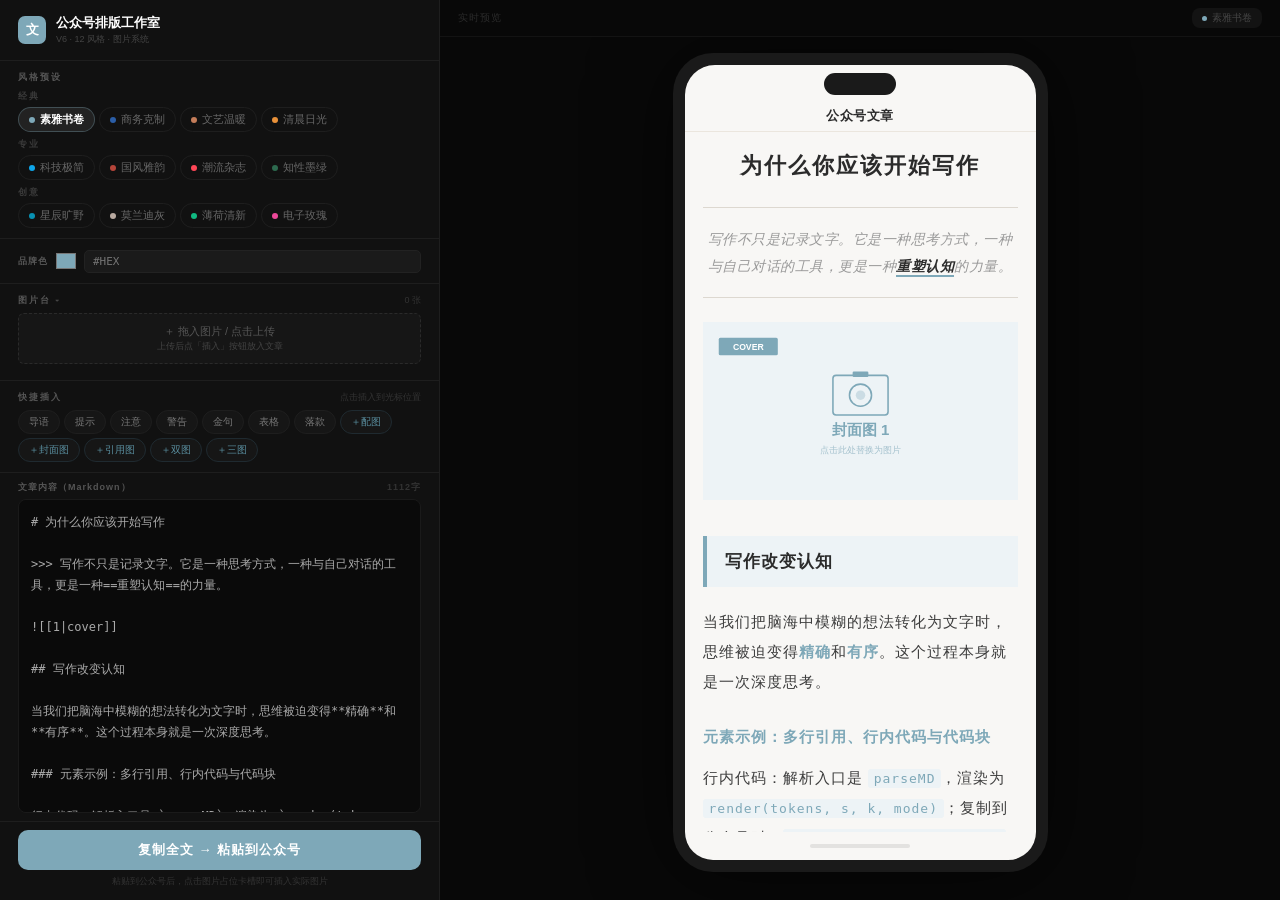
<file: studio/index.html>
<!DOCTYPE html>
<html lang="zh-CN">
<head>
<meta charset="UTF-8">
<meta name="viewport" content="width=device-width, initial-scale=1.0">
<title>公众号排版工作室 V6</title>
<style>
*{margin:0;padding:0;box-sizing:border-box}
body{font-family:-apple-system,'Noto Sans SC','PingFang SC',sans-serif;background:#0b0b0b;color:#e0e0e0;height:100vh;overflow:hidden;display:flex}
#left{width:440px;min-width:400px;display:flex;flex-direction:column;border-right:1px solid #1e1e1e;background:#111;overflow:hidden}
#right{flex:1;display:flex;flex-direction:column;align-items:center;overflow:hidden;background:#080808}
.hdr{padding:14px 18px;border-bottom:1px solid #1e1e1e;flex-shrink:0;display:flex;align-items:center;gap:10px}
.logo{width:28px;height:28px;border-radius:7px;display:flex;align-items:center;justify-content:center;font-size:13px;color:#fff;font-weight:900}
.sec{padding:10px 18px;border-bottom:1px solid #1e1e1e;flex-shrink:0}
.sec-label{font-size:9px;color:#555;margin-bottom:6px;font-weight:700;letter-spacing:2px;display:flex;justify-content:space-between;align-items:center}
.sec-label .hint{color:#333;font-weight:400;letter-spacing:0;font-size:9px}

/* 风格按钮 */
.grp{margin-bottom:6px}
.grp:last-child{margin-bottom:0}
.grp-title{font-size:9px;color:#3a3a3a;margin-bottom:4px;font-weight:700;letter-spacing:1.5px}
.grp-row{display:flex;flex-wrap:wrap;gap:4px}
.sbtn{background:transparent;border:1px solid #1e1e1e;border-radius:14px;padding:4px 10px;cursor:pointer;display:flex;align-items:center;gap:5px;transition:all .15s}
.sbtn.act{background:#222}
.sbtn .dot{width:6px;height:6px;border-radius:50%}
.sbtn span{font-size:11px;color:#666;font-weight:400}
.sbtn.act span{color:#fff;font-weight:600}

/* 品牌色 */
.color-row{display:flex;align-items:center;gap:6px}
.color-row label{font-size:9px;color:#555;font-weight:700;letter-spacing:1px;flex-shrink:0}
.color-row input[type=color]{width:24px;height:24px;border:none;border-radius:4px;cursor:pointer;background:transparent;padding:0}
.color-row input[type=text]{flex:1;background:#1a1a1a;border:1px solid #222;border-radius:5px;padding:4px 8px;color:#888;font-size:11px;outline:none;font-family:monospace}
.color-row button{background:#1e1e1e;border:none;border-radius:4px;padding:3px 7px;color:#666;font-size:9px;cursor:pointer}

/* 图片台 */
#img-bay{max-height:200px;overflow-y:auto}
#img-bay::-webkit-scrollbar{width:4px}
#img-bay::-webkit-scrollbar-thumb{background:#222;border-radius:2px}
.img-add{width:100%;background:#161616;border:1px dashed #2a2a2a;border-radius:6px;padding:10px;cursor:pointer;color:#555;font-size:11px;text-align:center;transition:all .15s}
.img-add:hover{border-color:#3a3a3a;color:#777;background:#1a1a1a}
.img-add.dragover{border-color:#4a90e2;color:#4a90e2;background:#1a2230}
.img-list{margin-top:6px;display:flex;flex-direction:column;gap:4px}
.img-item{display:flex;align-items:center;gap:8px;background:#161616;border:1px solid #1e1e1e;border-radius:6px;padding:6px 8px;font-size:11px}
.img-thumb{width:32px;height:32px;border-radius:4px;object-fit:cover;flex-shrink:0;background:#222}
.img-meta{flex:1;min-width:0}
.img-num{color:#888;font-weight:700;font-family:monospace}
.img-name{color:#666;font-size:10px;white-space:nowrap;overflow:hidden;text-overflow:ellipsis;max-width:140px}
.img-role{background:#1a1a1a;border:1px solid #2a2a2a;border-radius:3px;color:#888;font-size:10px;padding:2px 5px;outline:none;cursor:pointer}
.img-cap{width:100%;background:#0e0e0e;border:1px solid #1e1e1e;border-radius:3px;color:#777;font-size:10px;padding:3px 6px;outline:none;margin-top:3px;font-family:inherit}
.img-del{background:transparent;border:none;color:#444;cursor:pointer;font-size:14px;padding:2px 4px}
.img-del:hover{color:#888}

/* 插入按钮 */
.insert-row{display:flex;flex-wrap:wrap;gap:4px}
.ins-btn{background:#161616;border:1px solid #1e1e1e;border-radius:12px;padding:4px 10px;cursor:pointer;color:#777;font-size:10px;transition:all .15s}
.ins-btn:hover{background:#1e1e1e;color:#aaa;border-color:#2a2a2a}
.ins-btn.ins-img{color:#5a8fa0;border-color:#1f2a30}
.ins-btn.ins-img:hover{color:#7eb6c8;border-color:#2a3a45;background:#16222a}
.img-insert{background:#1a3a45;border:1px solid #2a4a5a;border-radius:4px;color:#7eb6c8;font-size:10px;padding:3px 8px;cursor:pointer;margin-right:4px;font-weight:600}
.img-insert:hover{background:#234a5a;color:#9bc8da}

/* 编辑器 */
#editor-wrap{flex:1;display:flex;flex-direction:column;padding:8px 18px;min-height:0}
.ed-label{font-size:9px;color:#555;margin-bottom:5px;font-weight:700;letter-spacing:1px;display:flex;justify-content:space-between}
#editor{flex:1;background:#0a0a0a;border:1px solid #1a1a1a;border-radius:8px;padding:12px;color:#aaa;font-size:12px;line-height:1.75;resize:none;outline:none;font-family:'SF Mono','Fira Code',monospace;min-height:120px}

/* 复制 */
#copy-wrap{padding:8px 18px 12px;border-top:1px solid #1e1e1e;flex-shrink:0}
#copy-btn{width:100%;padding:11px;border:none;border-radius:10px;color:#fff;font-size:13px;font-weight:700;cursor:pointer;transition:all .3s;letter-spacing:1px}
#copy-hint{font-size:9px;color:#333;text-align:center;margin:5px 0 0;line-height:1.5}

/* 右侧预览 */
.prev-bar{width:100%;padding:8px 18px;border-bottom:1px solid #131313;display:flex;justify-content:space-between;align-items:center;flex-shrink:0}
.prev-bar .pl{font-size:10px;color:#2a2a2a;letter-spacing:1px}
.style-tag{font-size:10px;color:#444;background:#131313;padding:3px 10px;border-radius:8px}
.style-tag .tdot{display:inline-block;width:5px;height:5px;border-radius:50%;margin-right:5px;vertical-align:middle}
#phone-wrap{flex:1;display:flex;justify-content:center;align-items:flex-start;padding:16px;overflow:auto;width:100%}
#phone{width:375px;background:#1a1a1a;border-radius:40px;padding:12px;box-shadow:0 4px 80px rgba(0,0,0,.6);flex-shrink:0}
.phone-top{border-radius:30px 30px 0 0;overflow:hidden}
.notch{display:flex;justify-content:center;padding:8px 0 6px}
.notch-bar{width:72px;height:22px;background:#1a1a1a;border-radius:11px}
.wx-bar{padding:6px 0;text-align:center;font-size:13px;font-weight:600;letter-spacing:.5px}
#article{padding:16px 18px 36px;min-height:480px;overflow-y:auto;max-height:calc(100vh - 200px)}
#article::-webkit-scrollbar{width:4px}
#article::-webkit-scrollbar-thumb{background:#0003;border-radius:2px}
.phone-bot{border-radius:0 0 30px 30px;padding:12px 0;text-align:center}
.home-bar{width:100px;height:4px;opacity:.1;border-radius:2px;margin:0 auto}

/* 折叠区域 */
.collapsible{cursor:pointer;user-select:none;display:inline-flex;align-items:center;gap:4px}
.collapsible::after{content:"▾";color:#444;font-size:8px;transition:transform .2s;display:inline-block}
.collapsible.collapsed::after{transform:rotate(-90deg)}
</style>
</head>
<body>

<div id="left">
  <div class="hdr">
    <div class="logo" id="logo-icon">文</div>
    <div>
      <div style="font-size:13px;font-weight:700;color:#fff">公众号排版工作室</div>
      <div style="font-size:9px;color:#444;margin-top:1px">V6 · 12 风格 · 图片系统</div>
    </div>
  </div>

  <div class="sec">
    <div class="sec-label">风格预设</div>
    <div id="style-panel"></div>
  </div>

  <div class="sec">
    <div class="color-row">
      <label>品牌色</label>
      <input type="color" id="bc-picker" value="#7ea8b8">
      <input type="text" id="bc-text" placeholder="#HEX">
      <button id="bc-reset" style="display:none">×</button>
    </div>
  </div>

  <div class="sec">
    <div class="sec-label">
      <span class="collapsible" id="img-toggle">图片台</span>
      <span class="hint" id="img-count">0 张</span>
    </div>
    <div class="col-content">
      <div class="img-add" id="img-add">＋ 拖入图片 / 点击上传<br><span style="font-size:9px;color:#444">上传后点「插入」按钮放入文章</span></div>
      <input type="file" id="img-input" accept="image/*" multiple style="display:none">
      <div class="img-list" id="img-list"></div>
    </div>
  </div>

  <div class="sec">
    <div class="sec-label">
      <span>快捷插入</span>
      <span class="hint">点击插入到光标位置</span>
    </div>
    <div class="insert-row">
      <button class="ins-btn" data-ins="lead">导语</button>
      <button class="ins-btn" data-ins="tip">提示</button>
      <button class="ins-btn" data-ins="note">注意</button>
      <button class="ins-btn" data-ins="warn">警告</button>
      <button class="ins-btn" data-ins="pull">金句</button>
      <button class="ins-btn" data-ins="table">表格</button>
      <button class="ins-btn" data-ins="sign">落款</button>
      <button class="ins-btn ins-img" data-ins="fig">＋配图</button>
      <button class="ins-btn ins-img" data-ins="cover">＋封面图</button>
      <button class="ins-btn ins-img" data-ins="quote">＋引用图</button>
      <button class="ins-btn ins-img" data-ins="duo">＋双图</button>
      <button class="ins-btn ins-img" data-ins="trio">＋三图</button>
    </div>
  </div>

  <div id="editor-wrap">
    <div class="ed-label"><span>文章内容（Markdown）</span><span id="char-count" style="color:#333"></span></div>
    <textarea id="editor" placeholder="粘贴文章内容..."></textarea>
  </div>

  <div id="copy-wrap">
    <button id="copy-btn">复制全文 → 粘贴到公众号</button>
    <p id="copy-hint">粘贴到公众号后，点击图片占位卡槽即可插入实际图片</p>
  </div>
</div>

<div id="right">
  <div class="prev-bar"><span class="pl">实时预览</span><span class="style-tag" id="style-tag"></span></div>
  <div id="phone-wrap">
    <div id="phone">
      <div class="phone-top" id="phone-top">
        <div class="notch"><div class="notch-bar"></div></div>
        <div class="wx-bar" id="wx-bar">公众号文章</div>
      </div>
      <div id="article"></div>
      <div class="phone-bot" id="phone-bot"><div class="home-bar" id="home-bar"></div></div>
    </div>
  </div>
</div>

<script>
// ═══════════════════════════════════════════════
// 风格定义 — V6 增加 imgBorder（图片框） / imgCap（图注） / codeStyle
// ═══════════════════════════════════════════════
const S={
  elegant:{name:"素雅书卷",dot:"#7ea8b8",bg:"#f8f7f5",text:"#3d3d3d",hd:"#2b2b2b",ac:"#7ea8b8",al:"#edf3f6",mu:"#999",dv:"#ddd8d0",code:"light"},
  business:{name:"商务克制",dot:"#2b5ea7",bg:"#fff",text:"#333",hd:"#1a1a1a",ac:"#2b5ea7",al:"#eef3fa",mu:"#888",dv:"#e5e5e5",code:"light"},
  warm:{name:"文艺温暖",dot:"#c47d5a",bg:"#faf6f1",text:"#4a4a4a",hd:"#3a3a3a",ac:"#c47d5a",al:"#f5ece4",mu:"#a09080",dv:"#e5ddd3",code:"light"},
  sunrise:{name:"清晨日光",dot:"#e8913a",bg:"#fffcf7",text:"#42392e",hd:"#2c2318",ac:"#e8913a",al:"#fff4e6",mu:"#a08c70",dv:"#efe5d6",code:"light"},
  tech:{name:"科技极简",dot:"#0ea5e9",bg:"#fff",text:"#1a1a1a",hd:"#000",ac:"#0ea5e9",al:"#f0f9ff",mu:"#6b7280",dv:"#e5e7eb",code:"dark"},
  chinese:{name:"国风雅韵",dot:"#b5453a",bg:"#f9f5ef",text:"#4a3f35",hd:"#2d2419",ac:"#b5453a",al:"#f0e9df",mu:"#9a8e7f",dv:"#d9cfc2",sub:"#8b7355",code:"light"},
  magazine:{name:"潮流杂志",dot:"#ff4757",bg:"#fff",text:"#1a1a1a",hd:"#000",ac:"#ff4757",al:"#fff5f5",mu:"#777",dv:"#eee",sub:"#ffc312",code:"light"},
  forest:{name:"知性墨绿",dot:"#2d6a4f",bg:"#f7faf8",text:"#3a3a3a",hd:"#1b3a2a",ac:"#2d6a4f",al:"#eaf5ee",mu:"#7a9485",dv:"#d4e4da",code:"light"},
  aurora:{name:"星辰旷野",dot:"#0891b2",bg:"#f0f4f8",text:"#334155",hd:"#0f172a",ac:"#0891b2",al:"#e0f7fa",mu:"#64748b",dv:"#cbd5e1",sub:"#7c3aed",code:"dark"},
  morandi:{name:"莫兰迪灰",dot:"#b8a9a0",bg:"#f4f0ec",text:"#6b6560",hd:"#4a4540",ac:"#b8a9a0",al:"#ece6e0",mu:"#a09890",dv:"#ddd5cc",code:"light"},
  mint:{name:"薄荷清新",dot:"#10b981",bg:"#f7fdfb",text:"#334155",hd:"#0f172a",ac:"#10b981",al:"#ecfdf5",mu:"#64748b",dv:"#d1fae5",code:"light"},
  neon:{name:"电子玫瑰",dot:"#ec4899",bg:"#fdf2f8",text:"#3b2040",hd:"#1e1030",ac:"#ec4899",al:"#fce7f3",mu:"#9a7bab",dv:"#f3d0e8",sub:"#8b5cf6",code:"dark"},
};

const groups=[
  {label:"经典",keys:["elegant","business","warm","sunrise"]},
  {label:"专业",keys:["tech","chinese","magazine","forest"]},
  {label:"创意",keys:["aurora","morandi","mint","neon"]}
];

// 全局状态
let curKey="elegant", brandColor="";
let images=[]; // {id, name, dataUrl, role, caption}
let imgIdCounter=1;

// ═══════════════════════════════════════════════
// Markdown 解析器 — 扩展支持新元素
// ═══════════════════════════════════════════════
function parseMD(text){
  const lines=text.split("\n");
  const tokens=[];
  let i=0;
  while(i<lines.length){
    const l=lines[i];
    if(!l.trim()){i++;continue;}

    // 代码块
    if(l.trim().startsWith("```")){
      const lang=l.trim().slice(3).trim();
      const c=[];i++;
      while(i<lines.length&&!lines[i].trim().startsWith("```")){c.push(lines[i]);i++;}
      tokens.push({t:"code",c:c.join("\n"),lang});i++;continue;
    }

    // 提示框 !!! type 标题
    const callMatch=l.match(/^!!!\s+(tip|note|warn|info)(?:\s+(.+))?/);
    if(callMatch){
      const type=callMatch[1];
      const title=callMatch[2]||"";
      const c=[];i++;
      while(i<lines.length&&!lines[i].trim().startsWith("!!!")){c.push(lines[i]);i++;}
      tokens.push({t:"callout",ctype:type,title,c:c.join("\n").trim()});
      if(i<lines.length)i++;
      continue;
    }

    // 落款 --- 开头但内容里有 "作者" 或 "公众号"
    if(/^---\s*作者[:：]/.test(l)||/^---\s*signature/i.test(l)){
      tokens.push({t:"sign",c:l.replace(/^---\s*/,"").trim()});
      i++;continue;
    }

    // 普通分隔线
    if(/^(-{3,}|\*{3,}|_{3,})$/.test(l.trim())){tokens.push({t:"hr"});i++;continue;}

    // 导语 >>> 内容
    if(l.trim().startsWith(">>> ")){
      const q=[];
      while(i<lines.length&&lines[i].trim().startsWith(">>> ")){
        q.push(lines[i].trim().slice(4));i++;
      }
      tokens.push({t:"lead",c:q.join(" ")});continue;
    }

    // 标题
    const h=l.match(/^(#{1,3})\s+(.+)/);
    if(h){tokens.push({t:"h"+h[1].length,c:h[2].trim()});i++;continue;}

    // 引用：支持 > / >  / 多段（空行写为单独一行 >），与 CommonMark 块引用一致
    if(/^\s*>/.test(l)){
      const q=[];
      while(i<lines.length){
        const m=lines[i].match(/^\s*>\s?(.*)$/);
        if(!m)break;
        q.push(m[1]);
        i++;
      }
      tokens.push({t:"bq",c:q.join("\n")});continue;
    }

    // 金句 ‖ 内容 ‖
    const pullMatch=l.match(/^‖\s*(.+?)\s*‖$/);
    if(pullMatch){tokens.push({t:"pull",c:pullMatch[1]});i++;continue;}

    // 表格
    if(l.includes("|")&&i+1<lines.length&&/^[\s|:-]+$/.test(lines[i+1])){
      const headers=l.split("|").map(s=>s.trim()).filter(Boolean);
      i+=2;
      const rows=[];
      while(i<lines.length&&lines[i].includes("|")){
        rows.push(lines[i].split("|").map(s=>s.trim()).filter(Boolean));
        i++;
      }
      tokens.push({t:"table",headers,rows});continue;
    }

    // 图片占位 ![[1]] 或 ![[1|cover]] 或 ![[1,2|duo]]
    const imgPlace=l.trim().match(/^!\[\[([0-9,\s]+)(?:\|(\w+))?\]\]$/);
    if(imgPlace){
      const ids=imgPlace[1].split(",").map(s=>parseInt(s.trim())).filter(n=>!isNaN(n));
      let role=imgPlace[2]||"fig";
      if(!imgPlace[2]){
        if(ids.length===2)role="duo";
        else if(ids.length===3)role="trio";
      }
      tokens.push({t:"img",ids,role});i++;continue;
    }

    // 标准 Markdown 图片 ![alt](url "caption")
    const stdImg=l.trim().match(/^!\[([^\]]*)\]\(([^)\s]+)(?:\s+"([^"]*)")?\)$/);
    if(stdImg){
      tokens.push({t:"imgUrl",alt:stdImg[1],url:stdImg[2],cap:stdImg[3]||""});i++;continue;
    }

    // 列表
    if(/^\s*[-*+]\s+/.test(l)){
      const a=[];
      while(i<lines.length&&/^\s*[-*+]\s+/.test(lines[i])){a.push(lines[i].replace(/^\s*[-*+]\s+/,""));i++;}
      tokens.push({t:"ul",items:a});continue;
    }
    if(/^\s*\d+\.\s+/.test(l)){
      const a=[];
      while(i<lines.length&&/^\s*\d+\.\s+/.test(lines[i])){a.push(lines[i].replace(/^\s*\d+\.\s+/,""));i++;}
      tokens.push({t:"ol",items:a});continue;
    }

    // 段落
    const p=[];
    while(i<lines.length&&lines[i].trim()!==""&&
          !lines[i].trim().startsWith("#")&&
          !/^\s*>/.test(lines[i])&&
          !lines[i].trim().startsWith(">>>")&&
          !lines[i].trim().startsWith("```")&&
          !lines[i].trim().startsWith("!!!")&&
          !lines[i].trim().startsWith("---")&&
          !/^(-{3,}|\*{3,}|_{3,})$/.test(lines[i].trim())&&
          !/^\s*[-*+]\s+/.test(lines[i])&&
          !/^\s*\d+\.\s+/.test(lines[i])&&
          !/^!\[/.test(lines[i].trim())&&
          !/^‖/.test(lines[i].trim())){
      p.push(lines[i]);i++;
    }
    if(p.length)tokens.push({t:"p",c:p.join(" ")});
  }
  return tokens;
}

// 由 render() 在每次渲染前设置：preview=可点链接，export=复制到公众号时改为「文案 url」纯文本
let inlLinkMode = 'preview';
function inl(t,s){
  let h=t;
  h=h.replace(/\*\*(.+?)\*\*/g,'<strong style="color:'+s.ac+';font-weight:700">$1</strong>');
  h=h.replace(/(?<!\*)\*([^*]+?)\*(?!\*)/g,'<em style="font-style:italic">$1</em>');
  h=h.replace(/==(.+?)==/g,function(_,m){return '<span style="border-bottom:2px solid '+s.ac+';font-weight:600;color:'+s.hd+';padding-bottom:1px">'+m+'</span>';});
  h=h.replace(/`(.+?)`/g,'<code style="background:'+s.al+';color:'+s.ac+';padding:2px 6px;border-radius:3px;font-size:13px">$1</code>');
  if(inlLinkMode==='export'){
    h=h.replace(/\[(.+?)\]\((.+?)\)/g,function(_,text,url){return text+' '+url;});
  }else{
    h=h.replace(/\[(.+?)\]\((.+?)\)/g,'<a style="color:'+s.ac+';text-decoration:none;border-bottom:1px solid '+s.ac+'">$1</a>');
  }
  return h;
}

// ═══════════════════════════════════════════════
// H2 标题 (沿用 V5)
// ═══════════════════════════════════════════════
const H2={
  elegant:(c,s)=>'<section style="margin:36px 0 20px;background:'+s.al+';border-left:4px solid '+s.ac+';padding:12px 18px"><h2 style="font-size:17px;font-weight:700;color:'+s.hd+';margin:0;line-height:1.6;letter-spacing:1px">'+inl(c,s)+'</h2></section>',
  business:(c,s)=>'<section style="margin:36px 0 20px;border-bottom:1px solid '+s.dv+';padding-bottom:12px"><section style="border-left:3px solid '+s.ac+';padding-left:4px"><section style="border-left:3px solid '+s.ac+'44;padding-left:12px"><h2 style="font-size:17px;font-weight:700;color:'+s.hd+';margin:0;line-height:1.6">'+inl(c,s)+'</h2></section></section></section>',
  warm:(c,s)=>'<section style="margin:40px 0 20px;text-align:center"><section style="border-top:1px solid '+s.ac+'88;padding-top:16px"><h2 style="font-size:17px;font-weight:700;color:'+s.ac+';margin:0;line-height:1.6;letter-spacing:3px">'+inl(c,s)+'</h2></section><section style="border-bottom:1px solid '+s.ac+'88;margin-top:16px"></section></section>',
  sunrise:(c,s)=>'<section style="margin:36px 0 20px;background:'+s.al+';border-left:5px solid '+s.ac+';padding:12px 18px"><h2 style="font-size:17px;font-weight:700;color:'+s.hd+';margin:0;line-height:1.6;letter-spacing:1px">'+inl(c,s)+'</h2></section>',
  tech:(c,s)=>'<section style="margin:36px 0 20px;padding-bottom:10px;border-bottom:2px solid '+s.ac+'"><h2 style="font-size:17px;font-weight:700;color:'+s.hd+';margin:0;line-height:1.6">'+inl(c,s)+'</h2></section>',
  chinese:(c,s)=>{const dc=s.sub||"#8b7355";return '<section style="margin:40px 0 20px;text-align:center"><p style="font-size:11px;color:'+dc+';letter-spacing:10px;margin:0 0 8px">━━━━</p><h2 style="font-size:17px;font-weight:700;color:'+s.hd+';margin:0;line-height:1.6;letter-spacing:4px">'+inl(c,s)+'</h2><p style="font-size:11px;color:'+dc+';letter-spacing:10px;margin:8px 0 0">━━━━</p></section>';},
  magazine:(c,s)=>'<section style="margin:36px 0 20px"><h2 style="font-size:20px;font-weight:900;color:'+s.hd+';margin:0 0 8px;line-height:1.4;letter-spacing:1px">'+inl(c,s)+'</h2><section style="width:40px;border-top:4px solid '+s.ac+'"></section></section>',
  forest:(c,s)=>'<section style="margin:36px 0 20px;background:'+s.al+';border-left:5px solid '+s.ac+';padding:12px 18px"><h2 style="font-size:17px;font-weight:700;color:'+s.hd+';margin:0;line-height:1.6;letter-spacing:1px">'+inl(c,s)+'</h2></section>',
  aurora:(c,s)=>'<section style="margin:36px 0 20px"><h2 style="font-size:17px;font-weight:700;color:'+s.hd+';margin:0 0 10px;line-height:1.6;letter-spacing:1px">'+inl(c,s)+'</h2><section style="display:flex"><section style="height:3px;background:'+s.ac+';flex:3"></section><section style="height:3px;background:'+(s.sub||"#7c3aed")+';flex:2"></section></section></section>',
  morandi:(c,s)=>'<section style="margin:36px 0 20px;text-align:center"><section style="display:flex;align-items:center"><section style="flex:1;height:1px;background:'+s.dv+'"></section><section style="width:5px;height:5px;border-radius:50%;background:'+s.ac+';margin:0 14px;flex-shrink:0"></section><h2 style="font-size:16px;font-weight:600;color:'+s.hd+';margin:0;line-height:1.6;letter-spacing:2px;white-space:nowrap;flex-shrink:0">'+inl(c,s)+'</h2><section style="width:5px;height:5px;border-radius:50%;background:'+s.ac+';margin:0 14px;flex-shrink:0"></section><section style="flex:1;height:1px;background:'+s.dv+'"></section></section></section>',
  mint:(c,s)=>'<section style="margin:36px 0 20px;padding-bottom:10px;border-bottom:2px solid '+s.al+'"><section style="display:flex;align-items:center;gap:10px"><section style="width:8px;height:8px;border-radius:50%;background:'+s.ac+';flex-shrink:0"></section><h2 style="font-size:16px;font-weight:700;color:'+s.hd+';margin:0;line-height:1.6">'+inl(c,s)+'</h2></section></section>',
  neon:(c,s)=>'<section style="margin:36px 0 20px"><h2 style="font-size:17px;font-weight:700;color:'+s.ac+';margin:0 0 10px;line-height:1.6;letter-spacing:1px">'+inl(c,s)+'</h2><section style="display:flex"><section style="height:2px;background:'+s.ac+';flex:1"></section><section style="height:2px;background:'+(s.sub||"#8b5cf6")+';flex:1"></section></section></section>',
};

// ═══════════════════════════════════════════════
// 引用块 (沿用 V5)
// ═══════════════════════════════════════════════
function bqPs(c,s,pStyle){
  const parts=c.split(/\n{2,}/).map(function(x){return x.trim();}).filter(Boolean);
  if(!parts.length)return '';
  return parts.map(function(part,i){
    const mt=i>0?';margin-top:0.75em':'';
    return '<p style="'+pStyle+mt+'">'+inl(part,s)+'</p>';
  }).join('');
}
const BQ={
  elegant:(c,s)=>'<section style="margin:24px 0;padding:18px 20px 18px 22px;background:'+s.al+';border-left:3px solid '+s.ac+'">'+bqPs(c,s,'color:#666;font-size:14px;line-height:1.8;margin:0')+'</section>',
  business:(c,s)=>'<section style="margin:24px 0;padding:18px 22px;background:'+s.al+';border-left:3px solid '+s.ac+'"><section style="display:flex;gap:10px;align-items:flex-start"><section style="color:'+s.ac+';font-size:28px;font-weight:900;line-height:1;flex-shrink:0;font-family:Georgia,serif;opacity:.4">❝</section><section style="flex:1;min-width:0">'+bqPs(c,s,'color:#555;font-size:14px;line-height:1.8;margin:0')+'</section></section></section>',
  warm:(c,s)=>'<section style="margin:24px 0;padding:18px 22px;background:'+s.al+';border-left:3px solid '+s.ac+'">'+bqPs(c,s,'color:#6a5a4a;font-size:14px;line-height:1.8;margin:0;font-style:italic')+'</section>',
  sunrise:(c,s)=>'<section style="margin:24px 0;padding:18px 22px;background:'+s.al+';border-left:4px solid '+s.ac+'">'+bqPs(c,s,'color:#5a4a38;font-size:14px;line-height:1.8;margin:0')+'</section>',
  tech:(c,s)=>'<section style="margin:24px 0;padding:16px 20px;background:'+s.al+';border-left:3px solid '+s.ac+'">'+bqPs(c,s,'color:#445;font-size:14px;line-height:1.8;margin:0')+'</section>',
  chinese:(c,s)=>'<section style="margin:24px 0;padding:18px 22px;background:'+s.al+';border-left:3px solid '+s.ac+'">'+bqPs(c,s,'color:#5a4f44;font-size:14px;line-height:1.8;margin:0')+'</section>',
  magazine:(c,s)=>'<section style="margin:28px 0;padding:18px 0;border-top:3px solid #000;border-bottom:3px solid #000">'+bqPs(c,s,'color:'+s.ac+';font-size:15px;font-weight:700;line-height:1.6;margin:0')+'</section>',
  forest:(c,s)=>'<section style="margin:24px 0;padding:18px 22px;background:'+s.al+';border-left:4px solid '+s.ac+'">'+bqPs(c,s,'color:#4a6a55;font-size:14px;line-height:1.8;margin:0')+'</section>',
  aurora:(c,s)=>'<section style="margin:24px 0;padding:18px 22px;background:'+s.al+';border-left:3px solid '+s.ac+';border-right:3px solid '+(s.sub||"#7c3aed")+'">'+bqPs(c,s,'color:#475569;font-size:14px;line-height:1.8;margin:0')+'</section>',
  morandi:(c,s)=>'<section style="margin:28px 0;padding:16px 0;border-top:1px solid '+s.dv+';border-bottom:1px solid '+s.dv+';text-align:center">'+bqPs(c,s,'color:'+s.mu+';font-size:14px;line-height:1.8;margin:0;font-style:italic')+'</section>',
  mint:(c,s)=>'<section style="margin:24px 0;padding:16px 20px;background:'+s.al+';border-left:4px solid '+s.ac+'">'+bqPs(c,s,'color:#475569;font-size:14px;line-height:1.8;margin:0')+'</section>',
  neon:(c,s)=>'<section style="margin:24px 0;padding:18px 22px;background:'+s.al+';border-left:3px solid '+s.ac+';border-right:3px solid '+(s.sub||"#8b5cf6")+'">'+bqPs(c,s,'color:#5a3e6a;font-size:14px;line-height:1.8;margin:0')+'</section>',
};

// 分隔符 — 统一为线条，便于在预览与公众号中识别
const HR={
  elegant:s=>'<section style="margin:32px 0;border-top:1px solid '+s.dv+'"></section>',
  business:s=>'<section style="margin:36px auto;width:72px;border-top:2px solid '+s.ac+'"></section>',
  warm:s=>'<section style="margin:36px 0;border-top:1px solid '+s.ac+'66"></section>',
  sunrise:s=>'<section style="margin:32px 0;border-top:2px solid '+s.ac+'"></section>',
  tech:s=>'<section style="margin:36px 0;border-top:1px dashed '+s.dv+'"></section>',
  chinese:s=>'<section style="margin:36px 0;border-top:1px solid '+(s.sub||"#8b7355")+'55"></section>',
  magazine:s=>'<section style="margin:36px 0;border-top:3px solid #000"></section>',
  forest:s=>'<section style="margin:32px 0;border-top:2px solid '+s.ac+'"></section>',
  aurora:s=>'<section style="margin:32px 0;display:flex"><section style="height:2px;background:'+s.ac+';flex:3"></section><section style="height:2px;background:'+(s.sub||"#7c3aed")+';flex:2"></section></section>',
  morandi:s=>'<section style="margin:32px 0;border-top:1px solid '+s.dv+'"></section>',
  mint:s=>'<section style="margin:32px 0;border-top:2px solid '+s.ac+'"></section>',
  neon:s=>'<section style="margin:32px 0;display:flex"><section style="height:2px;background:'+s.ac+';flex:1"></section><section style="height:2px;background:'+(s.sub||"#8b5cf6")+';flex:1"></section></section>',
};

// 列表
function renderUL(items,s,k){
  const bp='color:'+s.text+';font-size:15px;line-height:2;letter-spacing:1px';
  const sq=k==="magazine"||k==="tech";
  return '<section style="margin:0 0 24px">'+items.map(it=>'<section style="display:flex;margin-bottom:8px"><section style="width:6px;height:6px;'+(sq?'border-radius:1px':'border-radius:50%')+';background:'+s.ac+';margin-right:10px;flex-shrink:0;margin-top:14px"></section><p style="'+bp+';margin:0">'+inl(it,s)+'</p></section>').join("")+'</section>';
}
function renderOL(items,s){
  const bp='color:'+s.text+';font-size:15px;line-height:2;letter-spacing:1px';
  return '<section style="margin:0 0 24px">'+items.map((it,i)=>'<section style="display:flex;margin-bottom:10px;align-items:flex-start"><section style="min-width:20px;height:20px;background:'+s.ac+';color:#fff;border-radius:50%;font-size:11px;font-weight:700;text-align:center;line-height:20px;margin-right:10px;flex-shrink:0;margin-top:9px">'+(i+1)+'</section><p style="'+bp+';margin:0;flex:1">'+inl(it,s)+'</p></section>').join("")+'</section>';
}

// ═══════════════════════════════════════════════
// 图片系统 V6 — 12 风格 × 5 角色
// ═══════════════════════════════════════════════
// 每个风格定义一套图片样式变量，5 种角色用同一套变量套出
// 样式变量：frame(框样式), capStyle(图注样式), gap(双图间距)

const IMG={
  // 素雅书卷：细线框紧贴图片
  elegant:{
    frame:s=>'border:1px solid '+s.ac+'b3;padding:0;font-size:0;line-height:0',
    cap:s=>'text-align:center;color:'+s.mu+';font-size:12px;margin:8px 0 0;letter-spacing:1px;line-height:1.6',
    capPrefix:'— ',capSuffix:' —',
    gap:'8px',gapColor:'transparent',
  },
  // 商务克制：顶部细线 + FIG.编号
  business:{
    frame:s=>'border-top:2px solid '+s.ac+';padding-top:8px;font-size:0;line-height:0',
    cap:s=>'text-align:left;color:'+s.mu+';font-size:12px;margin:8px 0 0;letter-spacing:.5px;line-height:1.6',
    capPrefix:'',capSuffix:'',capNum:true,
    gap:'10px',gapColor:'transparent',
  },
  // 文艺温暖：暖色细线紧贴
  warm:{
    frame:s=>'border:1px solid '+s.ac+'b3;padding:0;font-size:0;line-height:0',
    cap:s=>'text-align:center;color:'+s.mu+';font-size:12px;margin:10px 0 0;font-style:italic;letter-spacing:1px;line-height:1.6',
    capPrefix:'',capSuffix:'',
    gap:'10px',gapColor:'transparent',
  },
  // 清晨日光：暖色细线圆角紧贴
  sunrise:{
    frame:s=>'border:1px solid '+s.ac+'99;padding:0;border-radius:4px;overflow:hidden;font-size:0;line-height:0',
    cap:s=>'text-align:center;color:'+s.mu+';font-size:12px;margin:8px 0 0;line-height:1.6',
    capPrefix:'◈ ',capSuffix:'',
    gap:'8px',gapColor:'transparent',
  },
  // 科技极简：顶部蓝色短线
  tech:{
    frame:s=>'border-top:2px solid '+s.ac+';padding-top:0;margin-top:0;font-size:0;line-height:0',
    cap:s=>'text-align:left;color:'+s.mu+';font-size:11px;margin:8px 0 0;font-family:Menlo,Monaco,monospace;letter-spacing:.5px;line-height:1.6',
    capPrefix:'',capSuffix:'',capNum:true,capNumFmt:'FIG. ',
    gap:'4px',gapColor:'transparent',
  },
  // 国风雅韵：朱砂色细线紧贴
  chinese:{
    frame:s=>'border:1px solid '+s.ac+';padding:0;font-size:0;line-height:0',
    cap:s=>'text-align:center;color:'+s.mu+';font-size:12px;margin:10px 0 0;letter-spacing:2px;line-height:1.6',
    capPrefix:'◇ ',capSuffix:' ◇',
    gap:'10px',gapColor:'transparent',
  },
  // 潮流杂志：4px 黑色粗框紧贴
  magazine:{
    frame:s=>'border:3px solid #000;padding:0;font-size:0;line-height:0',
    cap:s=>'text-align:left;color:'+s.ac+';font-size:13px;font-weight:700;margin:10px 0 0;letter-spacing:.5px;line-height:1.6',
    capPrefix:'',capSuffix:'',capNum:true,capNumFmt:'',capBigNum:true,
    gap:'4px',gapColor:'#000',
  },
  // 知性墨绿：墨绿细线紧贴
  forest:{
    frame:s=>'border:1px solid '+s.ac+'99;padding:0;font-size:0;line-height:0',
    cap:s=>'text-align:center;color:'+s.mu+';font-size:12px;margin:8px 0 0;letter-spacing:1px;line-height:1.6',
    capPrefix:'',capSuffix:'',
    gap:'8px',gapColor:'transparent',
  },
  // 星辰旷野：双色边框（青+紫）
  aurora:{
    frame:s=>'border-top:2px solid '+s.ac+';border-bottom:2px solid '+(s.sub||'#7c3aed')+';padding:0;font-size:0;line-height:0',
    cap:s=>'text-align:center;color:'+s.mu+';font-size:12px;margin:8px 0 0;letter-spacing:1px;line-height:1.6',
    capPrefix:'',capSuffix:'',
    gap:'8px',gapColor:'transparent',
  },
  // 莫兰迪灰：无边框
  morandi:{
    frame:s=>'padding:0;font-size:0;line-height:0',
    cap:s=>'text-align:center;color:'+s.mu+';font-size:11px;margin:12px 0 0;letter-spacing:2px;opacity:.7;font-style:italic;line-height:1.6',
    capPrefix:'',capSuffix:'',
    gap:'12px',gapColor:'transparent',
  },
  // 薄荷清新：圆角紧贴
  mint:{
    frame:s=>'border:1px solid '+s.ac+'8c;padding:0;border-radius:8px;overflow:hidden;font-size:0;line-height:0',
    cap:s=>'text-align:center;color:'+s.mu+';font-size:12px;margin:8px 0 0;line-height:1.6',
    capPrefix:'✿ ',capSuffix:'',
    gap:'8px',gapColor:'transparent',
  },
  // 电子玫瑰：双色边框（粉+紫）
  neon:{
    frame:s=>'border-left:3px solid '+s.ac+';border-right:3px solid '+(s.sub||'#8b5cf6')+';padding:0;font-size:0;line-height:0',
    cap:s=>'text-align:center;color:'+s.ac+';font-size:12px;margin:8px 0 0;font-weight:600;letter-spacing:.5px;line-height:1.6',
    capPrefix:'',capSuffix:'',
    gap:'6px',gapColor:'transparent',
  },
};

// ═══════════════════════════════════════════════
// SVG 占位图生成 - 关键技术：用 SVG data URI 作为 <img> 的 src
// 公众号编辑器会识别 <img> 并允许用户点击替换，替换时外层样式保留
// ═══════════════════════════════════════════════
function svgPlaceholder(label, num, accent, bgColor, isQuote, isCover){
  const w = 800;
  const h = isCover ? 450 : 600;
  const ac = accent.replace("#","");
  const bg = (bgColor || "#f5f5f5").replace("#","");

  // 关键：SVG 内部统一用单引号，避免与外层 HTML 的 src="..." 冲突
  let labelMark = "";
  if(isQuote){
    labelMark = "<rect x='40' y='40' width='130' height='44' rx='4' fill='#"+ac+"'/><text x='105' y='71' font-family='-apple-system,sans-serif' font-size='22' font-weight='700' fill='white' text-anchor='middle'>QUOTE</text>";
  }else if(isCover){
    labelMark = "<rect x='40' y='40' width='150' height='44' rx='4' fill='#"+ac+"'/><text x='115' y='71' font-family='-apple-system,sans-serif' font-size='22' font-weight='700' fill='white' text-anchor='middle'>COVER</text>";
  }

  const cx = w/2;
  const cy = h/2;

  // 相机图标 + 文字提示
  const svg = "<svg xmlns='http://www.w3.org/2000/svg' viewBox='0 0 "+w+" "+h+"'>"
    + "<rect width='"+w+"' height='"+h+"' fill='#"+bg+"'/>"
    + labelMark
    // 相机图标外框
    + "<rect x='"+(cx-70)+"' y='"+(cy-90)+"' width='140' height='100' rx='8' fill='none' stroke='#"+ac+"' stroke-width='4'/>"
    // 相机镜头
    + "<circle cx='"+cx+"' cy='"+(cy-40)+"' r='28' fill='none' stroke='#"+ac+"' stroke-width='4'/>"
    + "<circle cx='"+cx+"' cy='"+(cy-40)+"' r='12' fill='#"+ac+"' fill-opacity='0.3'/>"
    // 相机顶部小凸起
    + "<rect x='"+(cx-20)+"' y='"+(cy-100)+"' width='40' height='14' rx='3' fill='#"+ac+"'/>"
    // 主标题：角色 + 编号
    + "<text x='"+cx+"' y='"+(cy+60)+"' font-family='-apple-system,PingFang SC,sans-serif' font-size='38' font-weight='700' fill='#"+ac+"' text-anchor='middle'>"+label+" "+num+"</text>"
    // 副标题：操作提示
    + "<text x='"+cx+"' y='"+(cy+105)+"' font-family='-apple-system,PingFang SC,sans-serif' font-size='22' fill='#"+ac+"' fill-opacity='0.65' text-anchor='middle'>点击此处替换为图片</text>"
    + "</svg>";

  // URL 编码：把 # 等特殊字符全部转义，保证 data URI 在 HTML src 里安全
  return "data:image/svg+xml;charset=utf-8," + encodeURIComponent(svg);
}

// ═══════════════════════════════════════════════
// 图片渲染 - 三种角色的差异化样式
// ═══════════════════════════════════════════════

// 配图（默认） - 带风格化边框 + 图注
function renderFig(s, k, img, num, mode){
  const cfg = IMG[k] || IMG.elegant;
  const frame = cfg.frame(s);
  let imgSrc;
  if(mode==="preview" && img && img.dataUrl){
    imgSrc = img.dataUrl;
  }else{
    imgSrc = svgPlaceholder("配图", num, s.ac, s.al, false, false);
  }
  let html = '<section style="margin:24px 0">';
  html += '<section style="' + frame + '"><img src="' + imgSrc + '" style="display:block;width:100%;height:auto" /></section>';
  const cap = img && img.caption ? img.caption : "";
  if(cap){
    let prefix = cfg.capPrefix || "";
    let suffix = cfg.capSuffix || "";
    if(cfg.capNum){
      const n = cfg.capNumFmt!==undefined ? cfg.capNumFmt + (num<10?'0'+num:num) + '  ' : (num<10?'0'+num:num) + '.  ';
      prefix = n + prefix;
    }
    html += '<p style="' + cfg.cap(s) + '">' + prefix + cap + suffix + '</p>';
  }
  html += '</section>';
  return html;
}

// 封面图 - 全宽大图，无边框，更醒目
function renderCoverImg(s, k, img, num, mode){
  let imgSrc;
  if(mode==="preview" && img && img.dataUrl){
    imgSrc = img.dataUrl;
  }else{
    imgSrc = svgPlaceholder("封面图", num, s.ac, s.al, false, true);
  }
  // 封面图样式：全宽，无边框（或极简边框），上下留白更多
  let html = '<section style="margin:8px 0 32px">';
  html += '<img src="' + imgSrc + '" style="display:block;width:100%;height:auto" />';
  if(img && img.caption){
    html += '<p style="text-align:center;color:' + s.mu + ';font-size:12px;margin:10px 0 0;letter-spacing:1px;font-weight:600">' + img.caption + '</p>';
  }
  html += '</section>';
  return html;
}

// 引用图 - 在配图基础上加引用标识：左侧粗色条 + "引用"标签
function renderQuoteImg(s, k, img, num, mode){
  const cfg = IMG[k] || IMG.elegant;
  let imgSrc;
  if(mode==="preview" && img && img.dataUrl){
    imgSrc = img.dataUrl;
  }else{
    imgSrc = svgPlaceholder("引用图", num, s.ac, s.al, true, false);
  }
  // 引用图样式：左侧粗色条 + 浅底 + 顶部带"引用"小标签
  let html = '<section style="margin:24px 0;background:' + s.al + ';border-left:4px solid ' + s.ac + ';padding:14px">';
  html += '<section style="display:flex;align-items:center;margin-bottom:10px;gap:6px"><span style="display:inline-block;width:14px;height:2px;background:' + s.ac + '"></span><span style="color:' + s.ac + ';font-size:11px;font-weight:700;letter-spacing:2px">QUOTE · 引用</span></section>';
  html += '<section style="background:#fff;padding:4px"><img src="' + imgSrc + '" style="display:block;width:100%;height:auto" /></section>';
  const cap = img && img.caption ? img.caption : "";
  if(cap){
    html += '<p style="text-align:left;color:' + s.mu + ';font-size:12px;margin:10px 0 0;font-style:italic">— ' + cap + '</p>';
  }
  html += '</section>';
  return html;
}

// 多图组合（双图/三图）
function renderMultiImg(s, k, imgs, startNum, cap, count, mode){
  const cfg = IMG[k] || IMG.elegant;
  const frame = cfg.frame(s);
  const gap = cfg.gap || "8px";
  const gapColor = cfg.gapColor || "transparent";

  let html = '<section style="margin:24px 0">';
  html += '<section style="display:flex;gap:' + gap + ';background:' + gapColor + '">';

  for(let i=0; i<count; i++){
    const img = imgs[i];
    const num = startNum + i;
    let imgSrc;
    if(mode==="preview" && img && img.dataUrl){
      imgSrc = img.dataUrl;
    }else{
      imgSrc = svgPlaceholder("图", num, s.ac, s.al, false, false);
    }
    html += '<section style="flex:1;' + frame + '"><img src="' + imgSrc + '" style="display:block;width:100%;height:auto" /></section>';
  }

  html += '</section>';
  if(cap){
    html += '<p style="' + cfg.cap(s) + '">' + cap + '</p>';
  }
  html += '</section>';
  return html;
}

// ═══════════════════════════════════════════════
// 新增元素：导语 / 提示框 / 金句 / 表格 / 落款
// ═══════════════════════════════════════════════

// 导语
function renderLead(c,s,k){
  const styles={
    elegant:'border-top:1px solid '+s.dv+';border-bottom:1px solid '+s.dv+';padding:18px 4px;margin:24px 0;color:'+s.mu+';font-size:14px;line-height:1.9;text-align:center;letter-spacing:.5px;font-style:italic',
    business:'background:'+s.al+';padding:18px 22px;margin:24px 0;color:#555;font-size:14px;line-height:1.9;border-left:3px solid '+s.ac,
    warm:'text-align:center;padding:18px 24px;margin:24px 0;color:'+s.mu+';font-size:14px;line-height:1.9;font-style:italic;letter-spacing:.5px',
    sunrise:'background:'+s.al+';padding:18px 22px;margin:24px 0;color:#5a4a38;font-size:14px;line-height:1.9;border-left:3px solid '+s.ac,
    tech:'border-left:3px solid '+s.ac+';padding:6px 0 6px 16px;margin:24px 0;color:'+s.mu+';font-size:14px;line-height:1.8;font-family:Menlo,Monaco,sans-serif',
    chinese:'text-align:center;padding:18px 24px;margin:24px 0;color:'+s.mu+';font-size:14px;line-height:1.9;letter-spacing:1px;border-top:1px solid '+s.dv+';border-bottom:1px solid '+s.dv,
    magazine:'border-top:3px solid #000;border-bottom:1px solid #000;padding:16px 4px;margin:24px 0;color:#333;font-size:15px;line-height:1.8;font-weight:600',
    forest:'background:'+s.al+';padding:18px 22px;margin:24px 0;color:#4a6a55;font-size:14px;line-height:1.9;border-left:3px solid '+s.ac,
    aurora:'background:'+s.al+';padding:18px 22px;margin:24px 0;color:#475569;font-size:14px;line-height:1.9',
    morandi:'text-align:center;padding:24px 24px;margin:24px 0;color:'+s.mu+';font-size:14px;line-height:1.9;letter-spacing:1px;font-style:italic',
    mint:'background:'+s.al+';padding:18px 22px;margin:24px 0;color:#475569;font-size:14px;line-height:1.9;border-left:3px solid '+s.ac,
    neon:'background:'+s.al+';padding:18px 22px;margin:24px 0;color:#5a3e6a;font-size:14px;line-height:1.9;border-left:3px solid '+s.ac,
  };
  return '<section style="'+(styles[k]||styles.elegant)+'">'+inl(c,s)+'</section>';
}

// 提示框 4 种类型
const calloutColors={
  tip:{bg:'#ecfdf5',border:'#10b981',title:'#059669',label:'TIP · 小贴士',icon:'💡'},
  note:{bg:'#eff6ff',border:'#3b82f6',title:'#2563eb',label:'NOTE · 注意',icon:'📌'},
  warn:{bg:'#fef3c7',border:'#f59e0b',title:'#d97706',label:'WARN · 警告',icon:'⚠️'},
  info:{bg:'#f1f5f9',border:'#64748b',title:'#475569',label:'INFO · 信息',icon:'ℹ️'},
};

function renderCallout(type,title,content,s,k){
  const c=calloutColors[type]||calloutColors.info;
  // 国风/潮流杂志/科技极简 用风格的点缀色而不是默认颜色
  let bg=c.bg,border=c.border,titleColor=c.title;
  if(k==="chinese"||k==="magazine"){
    bg=s.al;border=s.ac;titleColor=s.ac;
  }
  let html='<section style="margin:24px 0;background:'+bg+';border-left:4px solid '+border+';padding:14px 18px">';
  html+='<section style="display:flex;align-items:center;margin-bottom:8px"><span style="font-size:14px;margin-right:6px">'+c.icon+'</span><span style="color:'+titleColor+';font-size:12px;font-weight:700;letter-spacing:1px">'+(title||c.label)+'</span></section>';
  html+='<p style="color:#444;font-size:14px;line-height:1.8;margin:0">'+inl(content,s)+'</p>';
  html+='</section>';
  return html;
}

// 金句（pull quote）
function renderPull(c,s,k){
  const styles={
    elegant:'text-align:center;padding:24px 16px;margin:32px 0;color:'+s.hd+';font-size:18px;line-height:1.6;font-weight:700;letter-spacing:1px;border-top:1px solid '+s.ac+';border-bottom:1px solid '+s.ac,
    business:'text-align:center;padding:20px 16px;margin:32px 0;color:'+s.ac+';font-size:18px;line-height:1.5;font-weight:700;border-top:2px solid '+s.ac+';border-bottom:2px solid '+s.ac,
    warm:'text-align:center;padding:24px 20px;margin:32px 0;color:'+s.ac+';font-size:18px;line-height:1.6;font-style:italic;font-weight:700;letter-spacing:2px',
    sunrise:'text-align:center;padding:24px 16px;margin:32px 0;color:'+s.ac+';font-size:18px;line-height:1.6;font-weight:700;border-top:2px solid '+s.ac+';border-bottom:2px solid '+s.ac,
    tech:'padding:20px 0 20px 20px;margin:32px 0;color:'+s.hd+';font-size:18px;line-height:1.5;font-weight:700;border-left:4px solid '+s.ac,
    chinese:'text-align:center;padding:24px 20px;margin:32px 0;color:'+s.ac+';font-size:18px;line-height:1.6;letter-spacing:4px;font-weight:700',
    magazine:'text-align:center;padding:24px 16px;margin:32px 0;color:#000;font-size:22px;line-height:1.4;font-weight:900;letter-spacing:1px;border-top:4px solid #000;border-bottom:4px solid #000',
    forest:'text-align:center;padding:24px 16px;margin:32px 0;color:'+s.ac+';font-size:18px;line-height:1.6;font-weight:700;letter-spacing:1px;border-top:1px solid '+s.ac+';border-bottom:1px solid '+s.ac,
    aurora:'text-align:center;padding:24px 16px;margin:32px 0;color:'+s.hd+';font-size:18px;line-height:1.6;font-weight:700',
    morandi:'text-align:center;padding:32px 24px;margin:32px 0;color:'+s.hd+';font-size:17px;line-height:1.7;letter-spacing:2px;font-weight:600',
    mint:'text-align:center;padding:24px 16px;margin:32px 0;color:'+s.ac+';font-size:18px;line-height:1.6;font-weight:700',
    neon:'text-align:center;padding:24px 16px;margin:32px 0;color:'+s.ac+';font-size:18px;line-height:1.6;font-weight:700;letter-spacing:1px',
  };
  let html='<section style="'+(styles[k]||styles.elegant)+'">';
  if(k==="aurora"||k==="mint"||k==="neon"){
    html+='<section style="display:flex;justify-content:center;margin-bottom:12px"><section style="width:24px;height:3px;background:'+s.ac+'"></section></section>';
  }
  html+=inl(c,s);
  if(k==="aurora"||k==="mint"||k==="neon"){
    html+='<section style="display:flex;justify-content:center;margin-top:12px"><section style="width:24px;height:3px;background:'+s.ac+'"></section></section>';
  }
  html+='</section>';
  return html;
}

// 表格
function renderTable(headers,rows,s,k){
  const b='1px solid '+s.dv;
  let html='<section style="margin:24px 0;overflow-x:auto">';
  html+='<table style="width:100%;border-collapse:collapse;font-size:14px;border:'+b+'">';
  html+='<thead><tr>';
  headers.forEach(h=>{
    html+='<th style="background:'+s.ac+';color:#fff;padding:10px 14px;text-align:left;font-weight:700;font-size:13px;border:'+b+'">'+inl(h,s)+'</th>';
  });
  html+='</tr></thead><tbody>';
  rows.forEach((row,ri)=>{
    const bg=ri%2===0?s.bg:s.al;
    html+='<tr>';
    row.forEach(cell=>{
      html+='<td style="padding:10px 14px;background:'+bg+';color:'+s.text+';border:'+b+';line-height:1.6">'+inl(cell,s)+'</td>';
    });
    html+='</tr>';
  });
  html+='</tbody></table></section>';
  return html;
}

// 落款
function renderSign(c,s,k){
  return '<section style="margin:40px 0 0;padding-top:20px;border-top:1px solid '+s.dv+';text-align:center"><p style="color:'+s.mu+';font-size:12px;margin:0;line-height:1.8;letter-spacing:1px">'+inl(c,s)+'</p></section>';
}

// 代码块内 HTML：公众号编辑器常忽略 <p> 内真实换行且丢弃 white-space:pre-wrap，粘贴后挤成一行。
// 做法：& < > 转义后按行拆分，行首空格/Tab 改为 &nbsp;，行与行用 <br/> 显式断行（与 editor 类工具一致）。
function renderCodeForWeixin(raw){
  var esc=raw.replace(/&/g,"&amp;").replace(/</g,"&lt;").replace(/>/g,"&gt;");
  return esc.split("\n").map(function(line){
    var i=0;
    while(i<line.length&&(line[i]===" "||line[i]==="\t"))i++;
    var lead=line.slice(0,i).replace(/ /g,"&nbsp;").replace(/\t/g,"&nbsp;&nbsp;&nbsp;&nbsp;");
    return lead+line.slice(i);
  }).join("<br/>");
}

// 代码块（按风格 light/dark 区分）
function renderCode(c,s,k){
  var inner=renderCodeForWeixin(c);
  var pBase='font-size:13px;line-height:1.7;font-family:Menlo,Monaco,Consolas,monospace;margin:0;word-wrap:break-word;word-break:break-word';
  if(s.code==="dark"){
    return '<section style="background:#1e293b;padding:16px 20px;margin:0 0 24px;border-radius:6px"><p style="color:#e2e8f0;'+pBase+'">'+inner+'</p></section>';
  }
  return '<section style="background:'+s.al+';border-left:3px solid '+s.ac+';padding:14px 18px;margin:0 0 24px;border-radius:0 4px 4px 0"><p style="color:'+s.text+';'+pBase+'">'+inner+'</p></section>';
}

// ═══════════════════════════════════════════════
// 主渲染函数
// mode: "preview" 中控台预览（显示真实图）  "export" 复制时（占位卡槽）
// ═══════════════════════════════════════════════
function render(tokens,s,k,mode){
  inlLinkMode = mode === 'export' ? 'export' : 'preview';
  const bp='color:'+s.text+';font-size:15px;line-height:2;letter-spacing:1px;margin:0 0 20px';
  return tokens.map(function(tok){
    switch(tok.t){
      case "h1":return '<h1 style="font-size:22px;font-weight:700;color:'+s.hd+';text-align:center;margin:0 0 6px;line-height:1.6;letter-spacing:2px">'+inl(tok.c,s)+'</h1>';
      case "h2":return (H2[k]||H2.elegant)(tok.c,s);
      case "h3":return k==="chinese"
        ?'<section style="margin:28px 0 14px"><h3 style="font-size:15px;font-weight:700;color:'+s.ac+';margin:0;line-height:1.6;letter-spacing:1px">◇ '+inl(tok.c,s)+'</h3></section>'
        :'<section style="margin:28px 0 14px"><h3 style="font-size:15px;font-weight:700;color:'+s.ac+';margin:0;line-height:1.6;letter-spacing:1px">'+inl(tok.c,s)+'</h3></section>';
      case "p":return '<p style="'+bp+'">'+inl(tok.c,s)+'</p>';
      case "bq":return (BQ[k]||BQ.elegant)(tok.c,s);
      case "ul":return renderUL(tok.items,s,k);
      case "ol":return renderOL(tok.items,s);
      case "code":return renderCode(tok.c,s,k);
      case "hr":return (HR[k]||HR.elegant)(s);
      case "lead":return renderLead(tok.c,s,k);
      case "callout":return renderCallout(tok.ctype,tok.title,tok.c,s,k);
      case "pull":return renderPull(tok.c,s,k);
      case "table":return renderTable(tok.headers,tok.rows,s,k);
      case "sign":return renderSign(tok.c,s,k);

      case "img":{
        const ids=tok.ids;
        const role=tok.role;
        if(role==="cover"){
          const img=images.find(im=>im.id===ids[0]);
          return renderCoverImg(s,k,img,ids[0],mode);
        }
        if(role==="quote"){
          const img=images.find(im=>im.id===ids[0]);
          return renderQuoteImg(s,k,img,ids[0],mode);
        }
        if(role==="duo"||role==="trio"){
          const imgs=ids.map(id=>images.find(im=>im.id===id));
          const cap=imgs[0]&&imgs[0].caption?imgs[0].caption:"";
          const count=role==="duo"?2:3;
          return renderMultiImg(s,k,imgs,ids[0],cap,count,mode);
        }
        // 默认 fig
        const img=images.find(im=>im.id===ids[0]);
        return renderFig(s,k,img,ids[0],mode);
      }

      case "imgUrl":{
        // 标准 markdown 图片，模拟成 fig 角色
        const fakeImg={dataUrl:tok.url,caption:tok.cap};
        return renderFig(s,k,fakeImg,"?",mode);
      }

      default:return "";
    }
  }).join("\n");
}

function applyBrand(st,color){
  if(!color||!/^#[0-9a-fA-F]{6}$/.test(color))return st;
  const r=parseInt(color.slice(1,3),16),g=parseInt(color.slice(3,5),16),b=parseInt(color.slice(5,7),16);
  const l='rgb('+Math.round(r*.08+255*.92)+','+Math.round(g*.08+255*.92)+','+Math.round(b*.08+255*.92)+')';
  return Object.assign({},st,{dot:color,ac:color,al:l});
}

// ═══════════════════════════════════════════════
// 默认示例 — 展示所有新元素
// ═══════════════════════════════════════════════
const DEMO=`# 为什么你应该开始写作

>>> 写作不只是记录文字。它是一种思考方式，一种与自己对话的工具，更是一种==重塑认知==的力量。

![[1|cover]]

## 写作改变认知

当我们把脑海中模糊的想法转化为文字时，思维被迫变得**精确**和**有序**。这个过程本身就是一次深度思考。

### 元素示例：多行引用、行内代码与代码块

行内代码：解析入口是 \`parseMD\`，渲染为 \`render(tokens, s, k, mode)\`；复制到公众号时，\`inlLinkMode === 'export'\` 下链接会变成「文案 url」纯文本。

> 多行引用第一段：同一块内可写多句，**加粗**仍生效。
>
> 第二段：中间单独一行只写 \`>\` 表示分段，仍属于同一引用样式。

\`\`\`javascript
// 围栏代码块（工作室按当前风格套用代码主题）
function loadDemo(md) {
  const tokens = parseMD(md);
  return tokens.map(function (t) {
    return t.t + ":" + (t.c ? "…" : "");
  });
}
\`\`\`

> 写作是把网状的思考，用树状的结构，体现在线性展开的语句里。

很多人说"我没什么好写的"，但真相恰恰相反——你有太多值得写的东西，只是还没有开始。

![[2]]

‖ 写作的本质，是把模糊变清晰。 ‖

## 三个简单的开始方式

1. **晨间日记**：每天早上写三页，不需要任何主题
2. **读书笔记**：把读到的好内容用自己的话重新表达
3. **观察日志**：记录你今天注意到的一件小事

!!! tip 小贴士
不要追求每天写多少字。先追求"每天都写"这个动作本身。坚持比数量重要得多。
!!!

## 别追求完美

第一稿永远是糟糕的。这不是缺陷，而是写作的本质规律。

![[3,4|duo]]

- 先完成，再完美
- 允许自己写出垃圾
- 修改才是真正的写作

!!! warn 警告
不要在第一稿时就开始反复修改。这会让你陷入"完美主义陷阱"，永远写不完任何东西。
!!!

## 工具推荐

| 工具 | 用途 | 推荐指数 |
|------|------|---------|
| Notion | 笔记/大纲 | ★★★★★ |
| Obsidian | 双链笔记 | ★★★★☆ |
| Bear | 简洁写作 | ★★★★ |

---

最重要的一步，永远是**现在就开始**。

--- 作者：陈书 / 公众号：陈书编程`;

// ═══════════════════════════════════════════════
// UI 逻辑
// ═══════════════════════════════════════════════
function getCur(){return applyBrand(S[curKey],brandColor);}

function buildStylePanel(){
  let html="";
  groups.forEach(function(g){
    html+='<div class="grp"><div class="grp-title">'+g.label+'</div><div class="grp-row">';
    g.keys.forEach(function(k){
      const v=S[k];const act=k===curKey?" act":"";
      html+='<button class="sbtn'+act+'" data-key="'+k+'" style="'+(act?'border-color:'+v.dot+'55':'')+'">';
      html+='<div class="dot" style="background:'+v.dot+'"></div>';
      html+='<span>'+v.name+'</span></button>';
    });
    html+='</div></div>';
  });
  document.getElementById("style-panel").innerHTML=html;
  document.querySelectorAll(".sbtn").forEach(function(btn){
    btn.onclick=function(){curKey=this.dataset.key;refresh();}
  });
}

function buildImageList(){
  const list=document.getElementById("img-list");
  if(images.length===0){list.innerHTML="";document.getElementById("img-count").textContent="0 张";return;}
  document.getElementById("img-count").textContent=images.length+" 张";
  list.innerHTML=images.map(function(img){
    return '<div class="img-item">'+
      '<img class="img-thumb" src="'+img.dataUrl+'" />'+
      '<div class="img-meta">'+
        '<div style="display:flex;align-items:center;gap:6px"><span class="img-num">#'+img.id+'</span><span class="img-name">'+img.name+'</span></div>'+
        '<input class="img-cap" placeholder="图注（可选）" value="'+(img.caption||"").replace(/"/g,"&quot;")+'" data-id="'+img.id+'" />'+
      '</div>'+
      '<button class="img-insert" data-id="'+img.id+'" title="插入到光标位置">插入</button>'+
      '<button class="img-del" data-id="'+img.id+'" title="删除">×</button>'+
    '</div>';
  }).join("");

  // 图注输入
  list.querySelectorAll(".img-cap").forEach(function(input){
    input.addEventListener("input",function(){
      const id=parseInt(this.dataset.id);
      const img=images.find(im=>im.id===id);
      if(img){img.caption=this.value;refresh();}
    });
  });

  // 插入按钮
  list.querySelectorAll(".img-insert").forEach(function(btn){
    btn.addEventListener("click",function(){
      const id=parseInt(this.dataset.id);
      insertAtCursor("![["+id+"]]\n\n");
    });
  });

  // 删除按钮
  list.querySelectorAll(".img-del").forEach(function(btn){
    btn.addEventListener("click",function(){
      const id=parseInt(this.dataset.id);
      images=images.filter(im=>im.id!==id);
      buildImageList();refresh();
    });
  });
}

function addImageFile(file){
  const reader=new FileReader();
  reader.onload=function(e){
    const id=imgIdCounter++;
    images.push({id,name:file.name,dataUrl:e.target.result,role:"fig",caption:""});
    buildImageList();refresh();
  };
  reader.readAsDataURL(file);
}

// 更新风格按钮的激活状态（不重建 DOM，避免打断输入法）
function updateStyleButtons(){
  document.querySelectorAll(".sbtn").forEach(function(btn){
    const k=btn.dataset.key;
    const v=S[k];
    if(k===curKey){
      btn.classList.add("act");
      btn.style.borderColor=v.dot+"55";
    }else{
      btn.classList.remove("act");
      btn.style.borderColor="";
    }
  });
}

function refresh(){
  const s=getCur();
  const ed=document.getElementById("editor");
  const tokens=parseMD(ed.value);
  const html=render(tokens,s,curKey,"preview");
  document.getElementById("article").innerHTML=html;
  document.getElementById("article").style.background=s.bg;
  document.getElementById("phone-top").style.background=s.bg;
  document.getElementById("phone-bot").style.background=s.bg;
  document.getElementById("wx-bar").style.color=s.hd;
  document.getElementById("wx-bar").style.borderBottom="1px solid "+(s.bg==="#fff"||s.bg==="#ffffff"?"#f0f0f0":"#ebe6de");
  document.getElementById("home-bar").style.background=s.hd;
  document.getElementById("logo-icon").style.background=s.ac;
  document.getElementById("copy-btn").style.background=s.ac;
  document.getElementById("bc-picker").value=brandColor||s.ac;
  document.getElementById("style-tag").innerHTML='<span class="tdot" style="background:'+s.ac+'"></span>'+s.name;
  document.getElementById("char-count").textContent=ed.value.length+"字";
  updateStyleButtons();
}

// 插入元素到光标位置
// 智能选择图片 ID — 优先用图片台里的，没有则用占位数字
function smartImgIds(count){
  if(images.length>=count){
    return images.slice(0,count).map(im=>im.id).join(",");
  }
  // 不足时，已有的 + 占位
  const ids=images.map(im=>im.id);
  let next=imgIdCounter;
  while(ids.length<count){ids.push(next++);}
  return ids.join(",");
}

const insertSnippets={
  lead:">>> 在这里写一段导语，引出文章主题\n\n",
  tip:"!!! tip 小贴士\n这里是提示内容\n!!!\n\n",
  note:"!!! note 注意\n这里是注意事项\n!!!\n\n",
  warn:"!!! warn 警告\n这里是警告内容\n!!!\n\n",
  pull:"‖ 在这里写一句金句 ‖\n\n",
  table:"| 列1 | 列2 | 列3 |\n|-----|-----|-----|\n| 内容 | 内容 | 内容 |\n| 内容 | 内容 | 内容 |\n\n",
  sign:"\n--- 作者：你的名字 / 公众号：你的公众号"
};

// 图片快捷插入 — 动态生成
function getImgSnippet(role){
  if(role==="fig"){const id=images[0]?images[0].id:1;return "![["+id+"]]\n\n";}
  if(role==="cover"){const id=images[0]?images[0].id:1;return "![["+id+"|cover]]\n\n";}
  if(role==="quote"){const id=images[0]?images[0].id:1;return "![["+id+"|quote]]\n\n";}
  if(role==="duo"){return "![["+smartImgIds(2)+"]]\n\n";}
  if(role==="trio"){return "![["+smartImgIds(3)+"]]\n\n";}
  return "";
}

function insertAtCursor(text){
  const ed=document.getElementById("editor");
  const start=ed.selectionStart;
  const end=ed.selectionEnd;
  ed.value=ed.value.slice(0,start)+text+ed.value.slice(end);
  ed.selectionStart=ed.selectionEnd=start+text.length;
  ed.focus();
  refresh();
}

// ═══════════════════════════════════════════════
// 初始化
// ═══════════════════════════════════════════════
document.getElementById("editor").value=DEMO;
buildStylePanel();
refresh();

// 编辑器输入事件 - 处理中文输入法（IME）合成状态
let isComposing=false;
const editorEl=document.getElementById("editor");
editorEl.addEventListener("compositionstart",function(){isComposing=true;});
editorEl.addEventListener("compositionend",function(){isComposing=false;refresh();});
editorEl.addEventListener("input",function(){if(!isComposing)refresh();});

// 品牌色
document.getElementById("bc-picker").addEventListener("input",function(e){brandColor=e.target.value;document.getElementById("bc-text").value=brandColor;document.getElementById("bc-reset").style.display="inline";refresh();});
document.getElementById("bc-text").addEventListener("input",function(e){
  const v=e.target.value;
  if(v===""||/^#?[0-9a-fA-F]{0,6}$/.test(v)){
    brandColor=v.startsWith("#")||v===""?v:"#"+v;
    if(/^#[0-9a-fA-F]{6}$/.test(brandColor)){document.getElementById("bc-reset").style.display="inline";refresh();}
    if(v===""){brandColor="";document.getElementById("bc-reset").style.display="none";refresh();}
  }
});
document.getElementById("bc-reset").addEventListener("click",function(){brandColor="";document.getElementById("bc-text").value="";this.style.display="none";refresh();});

// 图片台
const imgAdd=document.getElementById("img-add");
const imgInput=document.getElementById("img-input");
imgAdd.addEventListener("click",()=>imgInput.click());
imgInput.addEventListener("change",function(e){
  Array.from(e.target.files).forEach(addImageFile);
  this.value="";
});
imgAdd.addEventListener("dragover",function(e){e.preventDefault();this.classList.add("dragover");});
imgAdd.addEventListener("dragleave",function(){this.classList.remove("dragover");});
imgAdd.addEventListener("drop",function(e){
  e.preventDefault();this.classList.remove("dragover");
  Array.from(e.dataTransfer.files).filter(f=>f.type.startsWith("image/")).forEach(addImageFile);
});

// 折叠
document.getElementById("img-toggle").addEventListener("click",function(){
  this.classList.toggle("collapsed");
  // 折叠/展开图片台内容
  const content=this.closest(".sec").querySelector(".col-content");
  if(content){content.style.display=this.classList.contains("collapsed")?"none":"block";}
});

// 快捷插入
document.querySelectorAll(".ins-btn").forEach(function(btn){
  btn.addEventListener("click",function(){
    const key=this.dataset.ins;
    if(["fig","cover","quote","duo","trio"].indexOf(key)!==-1){
      insertAtCursor(getImgSnippet(key));
    }else if(insertSnippets[key]){
      insertAtCursor(insertSnippets[key]);
    }
  });
});

// 复制
// 复制按钮 - 使用稳定的降级方案
function showCopySuccess(){
  const btn=document.getElementById("copy-btn");
  const s=getCur();
  btn.textContent="✓ 已复制 — 粘贴到公众号后点击图片占位即可替换";
  btn.style.background="#16a34a";
  setTimeout(function(){
    btn.textContent="复制全文 → 粘贴到公众号";
    btn.style.background=s.ac;
  },3500);
}

function showCopyFail(msg){
  const btn=document.getElementById("copy-btn");
  const s=getCur();
  btn.textContent="✗ "+(msg||"复制失败，请重试");
  btn.style.background="#dc2626";
  setTimeout(function(){
    btn.textContent="复制全文 → 粘贴到公众号";
    btn.style.background=s.ac;
  },3500);
}

// 降级方案：用临时元素 + execCommand
function fallbackCopy(htmlContent){
  const tmp=document.createElement("div");
  tmp.contentEditable="true";
  tmp.innerHTML=htmlContent;
  // 必须可见才能被选中，但放到屏幕外
  tmp.style.position="fixed";
  tmp.style.left="-9999px";
  tmp.style.top="0";
  tmp.style.opacity="0";
  document.body.appendChild(tmp);

  try{
    const range=document.createRange();
    range.selectNodeContents(tmp);
    const sel=window.getSelection();
    sel.removeAllRanges();
    sel.addRange(range);
    const ok=document.execCommand("copy");
    sel.removeAllRanges();
    document.body.removeChild(tmp);
    return ok;
  }catch(err){
    document.body.removeChild(tmp);
    console.error("Fallback copy failed:",err);
    return false;
  }
}

document.getElementById("copy-btn").addEventListener("click",function(){
  const s=getCur();
  const tokens=parseMD(document.getElementById("editor").value);
  const renderedHtml=render(tokens,s,curKey,"export");
  const full='<section style="max-width:578px;margin:0 auto;padding:24px 16px">'+renderedHtml+'</section>';

  // 优先使用现代 Clipboard API（带 .catch 处理 Promise 错误）
  if(navigator.clipboard && navigator.clipboard.write && window.ClipboardItem){
    try{
      const blob=new Blob([full],{type:"text/html"});
      const item=new ClipboardItem({"text/html":blob});
      navigator.clipboard.write([item]).then(function(){
        showCopySuccess();
      }).catch(function(err){
        console.warn("Clipboard API failed, trying fallback:",err);
        // Promise 失败 → 走降级
        if(fallbackCopy(full)){
          showCopySuccess();
        }else{
          showCopyFail("复制失败，请检查浏览器权限");
        }
      });
    }catch(err){
      console.warn("ClipboardItem creation failed, trying fallback:",err);
      if(fallbackCopy(full)){
        showCopySuccess();
      }else{
        showCopyFail("复制失败");
      }
    }
  }else{
    // 浏览器不支持 Clipboard API → 直接降级
    if(fallbackCopy(full)){
      showCopySuccess();
    }else{
      showCopyFail("浏览器不支持复制，请手动选择");
    }
  }
});

</script>

</body>
</html>
</file>
